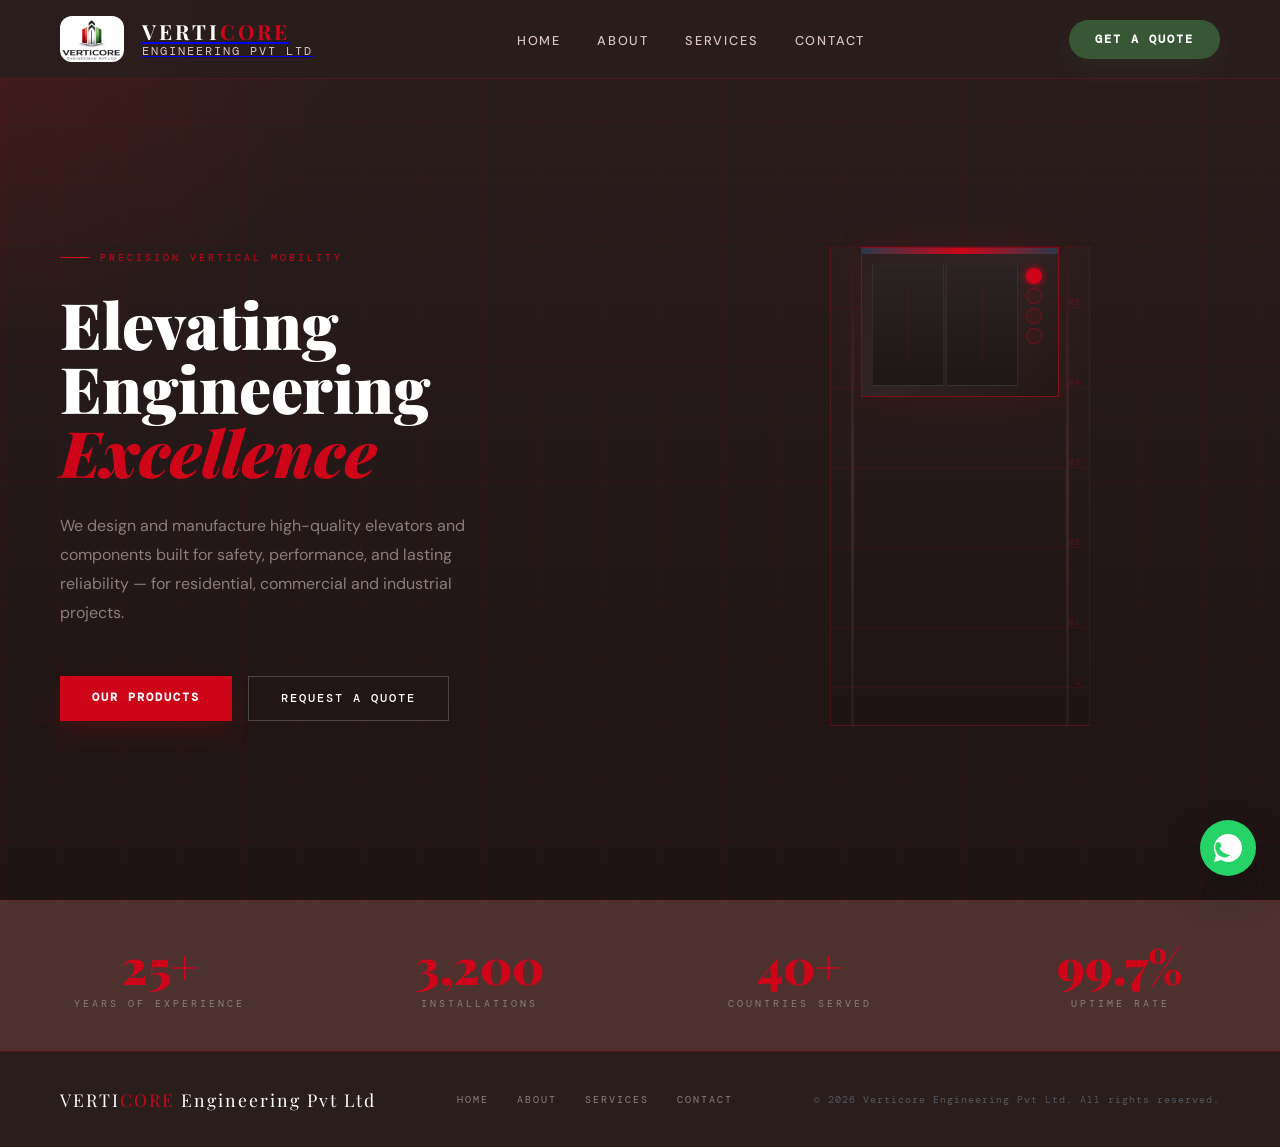
<file: index.html>
<!DOCTYPE html>
<html lang="en">
<head>
<meta charset="UTF-8"/>
<meta name="viewport" content="width=device-width,initial-scale=1.0"/>
<title>Verticore Engineering Pvt Ltd</title>
<link href="https://fonts.googleapis.com/css2?family=Playfair+Display:ital,wght@0,400;0,700;0,900;1,400&family=DM+Sans:wght@300;400;500;600&family=DM+Mono:wght@400;500&display=swap" rel="stylesheet"/>
<link rel="stylesheet" href="./styles.css"/>
</head>
<body>

<!-- NAV -->
<header>
  <nav>
    <a href="index.html" class="logo">
      <img src="./logo.jpeg" alt="Verticore Engineering logo" class="logo-img"/>
      <div class="logo-text">
        <div class="logo-main">VERTI<span>CORE</span></div>
        <div class="logo-sub">Engineering Pvt Ltd</div>
      </div>
    </a>
    <ul class="nav-links">
      <li><a href="index.html">Home</a></li>
      <li><a href="about.html">About</a></li>
      <li><a href="services.html">Services</a></li>
      <li><a href="contact.html">Contact</a></li>
    </ul>
    <a href="contact.html" class="nav-cta">Get a Quote</a>
  </nav>
</header>

<!-- HERO -->
<section class="hero" id="hero">
  <div class="hero-text">
    <div class="hero-badge">Precision Vertical Mobility</div>
    <h1>Elevating<br>Engineering<em>Excellence</em></h1>
    <p class="hero-desc">We design and manufacture high-quality elevators and components built for safety, performance, and lasting reliability — for residential, commercial and industrial projects.</p>
    <div class="hero-btns">
      <a href="services.html" class="btn-gold">Our Products</a>
      <a href="contact.html" class="btn-ghost">Request a Quote</a>
    </div>
  </div>
  <div class="hero-visual">
    <div class="shaft-wrap">
      <div class="shaft">
        <div class="shaft-rail l"></div>
        <div class="shaft-rail r"></div>
        <div class="fmark" style="top:60px"><span>05</span></div>
        <div class="fmark" style="top:140px"><span>04</span></div>
        <div class="fmark" style="top:220px"><span>03</span></div>
        <div class="fmark" style="top:300px"><span>02</span></div>
        <div class="fmark" style="top:380px"><span>01</span></div>
        <div class="fmark" style="top:440px"><span>G</span></div>
        <div class="cab">
          <div class="cab-header"></div>
          <div class="cab-body">
            <div class="door"></div>
            <div class="door"></div>
            <div class="cab-panel">
              <div class="pb on"></div>
              <div class="pb"></div>
              <div class="pb"></div>
              <div class="pb"></div>
            </div>
          </div>
        </div>
      </div>
    </div>
  </div>
</section>

<!-- STATS -->
<div class="stats">
  <div class="stat"><div class="stat-n">25+</div><div class="stat-l">Years of Experience</div></div>
  <div class="stat"><div class="stat-n">3,200</div><div class="stat-l">Installations</div></div>
  <div class="stat"><div class="stat-n">40+</div><div class="stat-l">Countries Served</div></div>
  <div class="stat"><div class="stat-n">99.7%</div><div class="stat-l">Uptime Rate</div></div>
</div>

<!-- FOOTER -->
<footer>
  <div class="foot-logo">VERTI<span>CORE</span> Engineering Pvt Ltd</div>
  <div class="foot-links">
    <a href="index.html">Home</a>
    <a href="about.html">About</a>
    <a href="services.html">Services</a>
    <a href="contact.html">Contact</a>
  </div>
  <div class="foot-copy">© 2026 Verticore Engineering Pvt Ltd. All rights reserved.</div>
</footer>

<script>
// Scroll reveal
const obs = new IntersectionObserver((entries)=>{
  entries.forEach(e=>{if(e.isIntersecting){e.target.classList.add('visible');}});
},{threshold:0.12});
document.querySelectorAll('.reveal').forEach(el=>obs.observe(el));
</script>
<a href="https://wa.me/919900498706" class="whatsapp-link" target="_blank" rel="noopener noreferrer" aria-label="Chat on WhatsApp">
  <svg viewBox="0 0 24 24" xmlns="http://www.w3.org/2000/svg" aria-hidden="true">
    <path d="M20.52 3.48A11.94 11.94 0 0 0 12 0C5.37 0 .02 5.34.02 12c0 2.11.55 4.19 1.6 6.01L0 24l6.25-1.62A11.9 11.9 0 0 0 12 24c6.63 0 12-5.37 12-12 0-3.2-1.25-6.2-3.48-8.52Zm-5.8 14.54c-.44.24-2.58 1.28-3.76 1.7-.98.34-1.8.52-2.81.41a8.93 8.93 0 0 1-3.3-1.41 9.36 9.36 0 0 1-3.24-4.3 9.12 9.12 0 0 1-.09-6.08c.24-.64 1.06-.99 1.58-1.2.45-.18.98-.24 1.49-.03.16.07.32.16.46.25.38.24.55.69.7 1.1.18.55.41 1.09.62 1.63.1.25.05.53-.18.73l-.9.91c-.22.22-.42.45-.38.75.02.27.23.5.48.8.2.24.4.5.6.75.26.33.53.64.85.92.32.28.7.53 1.18.88.36.27.75.52 1.2.75.66.32 1.34.56 2.01.82.66.25 1.38.45 2.1.67.25.07.5.16.73.23.55.18.8.68.9 1.1.1.43 0 .8-.3 1.12l-.07.06Z"/>
  </svg>
</a>
</body>
</html>
</file>
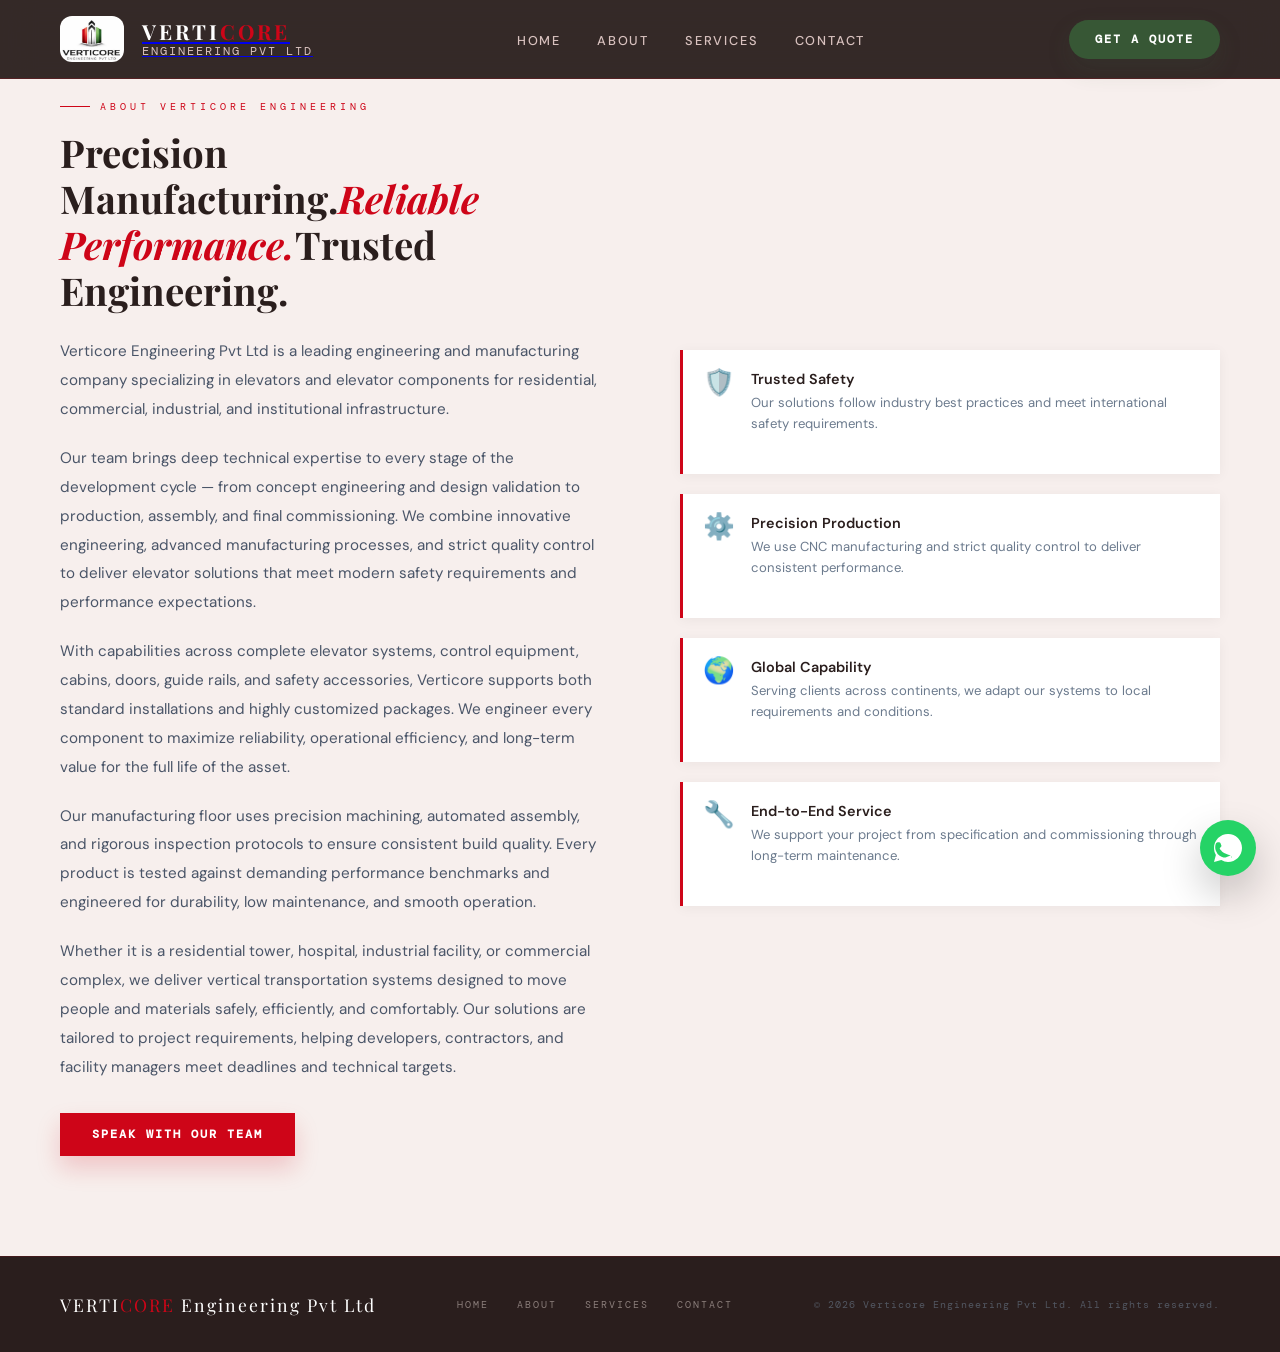
<file: about.html>
<!DOCTYPE html>
<html lang="en">
<head>
<meta charset="UTF-8"/>
<meta name="viewport" content="width=device-width,initial-scale=1.0"/>
<title>About | Verticore Engineering Pvt Ltd</title>
<link href="https://fonts.googleapis.com/css2?family=Playfair+Display:ital,wght@0,400;0,700;0,900;1,400&family=DM+Sans:wght@300;400;500;600&family=DM+Mono:wght@400;500&display=swap" rel="stylesheet"/>
<link rel="stylesheet" href="./styles.css"/>
</head>
<body>
<header>
  <nav>
    <a href="index.html" class="logo">
      <img src="./logo.jpeg" alt="Verticore Engineering logo" class="logo-img"/>
      <div class="logo-text">
        <div class="logo-main">VERTI<span>CORE</span></div>
        <div class="logo-sub">Engineering Pvt Ltd</div>
      </div>
    </a>
    <ul class="nav-links">
      <li><a href="index.html">Home</a></li>
      <li><a href="about.html">About</a></li>
      <li><a href="services.html">Services</a></li>
      <li><a href="contact.html">Contact</a></li>
    </ul>
    <a href="contact.html" class="nav-cta">Get a Quote</a>
  </nav>
</header>

<section class="about-section reveal">
  <div>
    <div class="about-tag">About Verticore Engineering</div>
    <h2>Precision Manufacturing.<em>Reliable Performance.</em>Trusted Engineering.</h2>
    <p>Verticore Engineering Pvt Ltd is a leading engineering and manufacturing company specializing in elevators and elevator components for residential, commercial, industrial, and institutional infrastructure.</p>
    <p>Our team brings deep technical expertise to every stage of the development cycle — from concept engineering and design validation to production, assembly, and final commissioning. We combine innovative engineering, advanced manufacturing processes, and strict quality control to deliver elevator solutions that meet modern safety requirements and performance expectations.</p>
    <p>With capabilities across complete elevator systems, control equipment, cabins, doors, guide rails, and safety accessories, Verticore supports both standard installations and highly customized packages. We engineer every component to maximize reliability, operational efficiency, and long-term value for the full life of the asset.</p>
    <p>Our manufacturing floor uses precision machining, automated assembly, and rigorous inspection protocols to ensure consistent build quality. Every product is tested against demanding performance benchmarks and engineered for durability, low maintenance, and smooth operation.</p>
    <p>Whether it is a residential tower, hospital, industrial facility, or commercial complex, we deliver vertical transportation systems designed to move people and materials safely, efficiently, and comfortably. Our solutions are tailored to project requirements, helping developers, contractors, and facility managers meet deadlines and technical targets.</p>
    <a href="contact.html" class="btn-gold" style="display:inline-block;margin-top:12px;">Speak with our team</a>
  </div>
  <div class="about-right">
    <div class="feat-item">
      <div class="feat-icon">🛡️</div>
      <div class="feat-text"><h4>Trusted Safety</h4><p>Our solutions follow industry best practices and meet international safety requirements.</p></div>
    </div>
    <div class="feat-item">
      <div class="feat-icon">⚙️</div>
      <div class="feat-text"><h4>Precision Production</h4><p>We use CNC manufacturing and strict quality control to deliver consistent performance.</p></div>
    </div>
    <div class="feat-item">
      <div class="feat-icon">🌍</div>
      <div class="feat-text"><h4>Global Capability</h4><p>Serving clients across continents, we adapt our systems to local requirements and conditions.</p></div>
    </div>
    <div class="feat-item">
      <div class="feat-icon">🔧</div>
      <div class="feat-text"><h4>End-to-End Service</h4><p>We support your project from specification and commissioning through long-term maintenance.</p></div>
    </div>
  </div>
</section>

<footer>
  <div class="foot-logo">VERTI<span>CORE</span> Engineering Pvt Ltd</div>
  <div class="foot-links">
    <a href="index.html">Home</a>
    <a href="about.html">About</a>
    <a href="services.html">Services</a>
    <a href="contact.html">Contact</a>
  </div>
  <div class="foot-copy">© 2026 Verticore Engineering Pvt Ltd. All rights reserved.</div>
</footer>

<script>
const obs = new IntersectionObserver((entries)=>{
  entries.forEach(e=>{if(e.isIntersecting){e.target.classList.add('visible');}});
},{threshold:0.12});
document.querySelectorAll('.reveal').forEach(el=>obs.observe(el));
</script>
<a href="https://wa.me/919900498706" class="whatsapp-link" target="_blank" rel="noopener noreferrer" aria-label="Chat on WhatsApp">
  <svg viewBox="0 0 24 24" xmlns="http://www.w3.org/2000/svg" aria-hidden="true">
    <path d="M20.52 3.48A11.94 11.94 0 0 0 12 0C5.37 0 .02 5.34.02 12c0 2.11.55 4.19 1.6 6.01L0 24l6.25-1.62A11.9 11.9 0 0 0 12 24c6.63 0 12-5.37 12-12 0-3.2-1.25-6.2-3.48-8.52Zm-5.8 14.54c-.44.24-2.58 1.28-3.76 1.7-.98.34-1.8.52-2.81.41a8.93 8.93 0 0 1-3.3-1.41 9.36 9.36 0 0 1-3.24-4.3 9.12 9.12 0 0 1-.09-6.08c.24-.64 1.06-.99 1.58-1.2.45-.18.98-.24 1.49-.03.16.07.32.16.46.25.38.24.55.69.7 1.1.18.55.41 1.09.62 1.63.1.25.05.53-.18.73l-.9.91c-.22.22-.42.45-.38.75.02.27.23.5.48.8.2.24.4.5.6.75.26.33.53.64.85.92.32.28.7.53 1.18.88.36.27.75.52 1.2.75.66.32 1.34.56 2.01.82.66.25 1.38.45 2.1.67.25.07.5.16.73.23.55.18.8.68.9 1.10c.1.43 0 .8-.3 1.12l-.07.06Z"/>
  </svg>
</a>
</body>
</html>
</file>
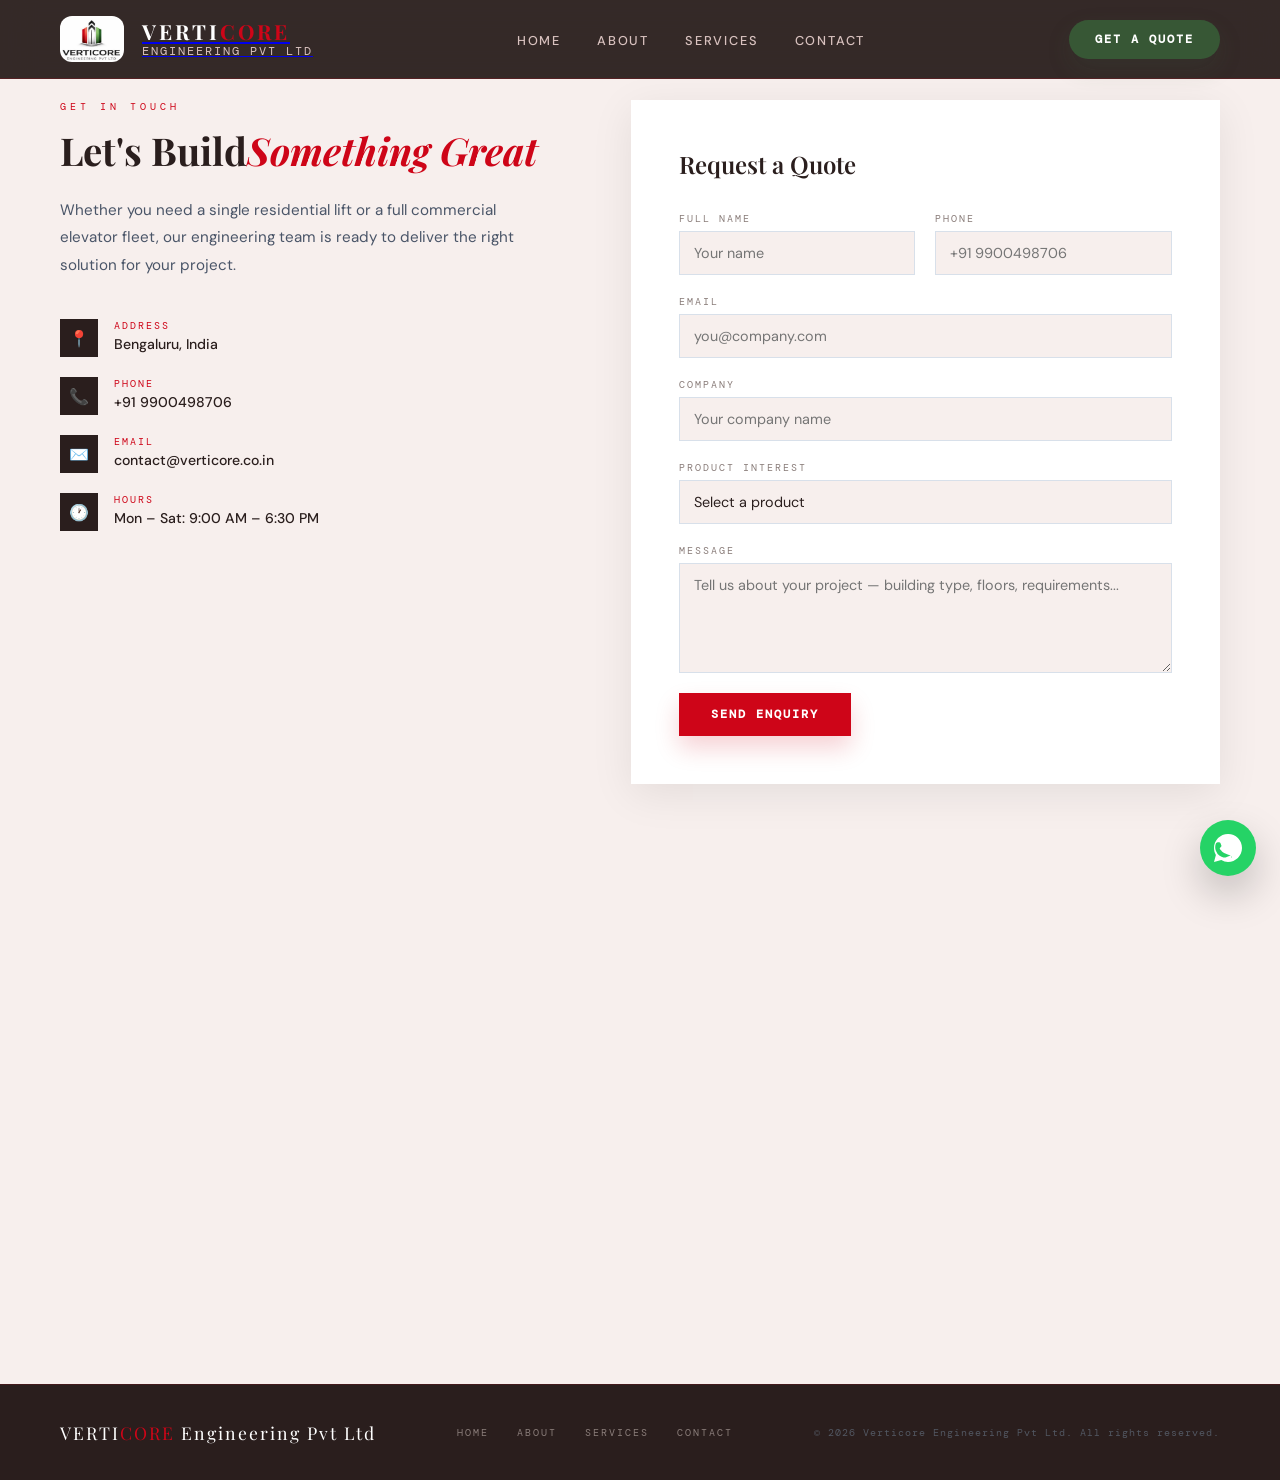
<file: contact.html>
<!DOCTYPE html>
<html lang="en">
<head>
<meta charset="UTF-8"/>
<meta name="viewport" content="width=device-width,initial-scale=1.0"/>
<title>Contact | Verticore Engineering Pvt Ltd</title>
<link href="https://fonts.googleapis.com/css2?family=Playfair+Display:ital,wght@0,400;0,700;0,900;1,400&family=DM+Sans:wght@300;400;500;600&family=DM+Mono:wght@400;500&display=swap" rel="stylesheet"/>
<link rel="stylesheet" href="./styles.css"/>
</head>
<body>
<header>
  <nav>
    <a href="index.html" class="logo">
      <img src="./logo.jpeg" alt="Verticore Engineering logo" class="logo-img"/>
      <div class="logo-text">
        <div class="logo-main">VERTI<span>CORE</span></div>
        <div class="logo-sub">Engineering Pvt Ltd</div>
      </div>
    </a>
    <ul class="nav-links">
      <li><a href="index.html">Home</a></li>
      <li><a href="about.html">About</a></li>
      <li><a href="services.html">Services</a></li>
      <li><a href="contact.html">Contact</a></li>
    </ul>
    <a href="contact.html" class="nav-cta">Get a Quote</a>
  </nav>
</header>

<section class="contact-section reveal">
  <div class="contact-left">
    <div class="sec-tag">Get in Touch</div>
    <h2>Let's Build<em>Something Great</em></h2>
    <p>Whether you need a single residential lift or a full commercial elevator fleet, our engineering team is ready to deliver the right solution for your project.</p>
    <div class="info-items">
      <div class="info-item">
        <div class="info-dot">📍</div>
        <div class="info-body"><div class="lbl">Address</div><div class="val">Bengaluru, India</div></div>
      </div>
      <div class="info-item">
        <div class="info-dot">📞</div>
        <div class="info-body"><div class="lbl">Phone</div><div class="val">+91 9900498706</div></div>
      </div>
      <div class="info-item">
        <div class="info-dot">✉️</div>
        <div class="info-body"><div class="lbl">Email</div><div class="val">contact@verticore.co.in</div></div>
      </div>
      <div class="info-item">
        <div class="info-dot">🕐</div>
        <div class="info-body"><div class="lbl">Hours</div><div class="val">Mon – Sat: 9:00 AM – 6:30 PM</div></div>
      </div>
    </div>
  </div>
  <div class="form-wrap reveal">
    <h3>Request a Quote</h3>
    <form id="contactForm">
      <div class="form-row">
        <div class="fg"><label>Full Name</label><input type="text" name="user_name" placeholder="Your name" required/></div>
        <div class="fg"><label>Phone</label><input type="tel" name="user_phone" placeholder="+91 9900498706" required/></div>
      </div>
      <div class="fg full"><label>Email</label><input type="email" name="user_email" placeholder="you@company.com" required/></div>
      <div class="fg full"><label>Company</label><input type="text" name="company_name" placeholder="Your company name" required/></div>
      <div class="fg full">
        <label>Product Interest</label>
        <select name="product_interest" required><option value="" disabled selected>Select a product</option><option>Passenger Elevators</option><option>Goods / Freight Elevators</option><option>Elevator Components</option><option>Maintenance & Support</option></select>
      </div>
      <div class="fg full"><label>Message</label><textarea name="message" placeholder="Tell us about your project — building type, floors, requirements..." required></textarea></div>
      <div class="submit-row">
        <button type="submit" class="btn-gold">Send Enquiry</button>
        <span class="success" id="succ">✓ Request Submitted! We'll be in touch shortly.</span>
      </div>
    </form>
  </div>
</section>

<div class="map-section reveal">
  <iframe src="https://www.google.com/maps/embed?pb=!1m18!1m12!1m3!1d248849.6896868937!2d77.50461000000001!3d12.9715987!2m3!1f0!2f0!3f0!3m2!1i1024!2i768!4f13.1!3m3!1m2!1s0x3bae1d41d4cf65fb%3A0xf02ff0f6198fcc33!2sBangalore!5e0!3m2!1sen!2sin!4v1700000000000" allowfullscreen="" loading="lazy" referrerpolicy="no-referrer-when-downgrade"></iframe>
</div>

<footer>
  <div class="foot-logo">VERTI<span>CORE</span> Engineering Pvt Ltd</div>
  <div class="foot-links">
    <a href="index.html">Home</a>
    <a href="about.html">About</a>
    <a href="services.html">Services</a>
    <a href="contact.html">Contact</a>
  </div>
  <div class="foot-copy">© 2026 Verticore Engineering Pvt Ltd. All rights reserved.</div>
</footer>

<script>
const obs = new IntersectionObserver((entries)=>{
  entries.forEach(e=>{if(e.isIntersecting){e.target.classList.add('visible');}});
},{threshold:0.12});
document.querySelectorAll('.reveal').forEach(el=>obs.observe(el));
</script>
<a href="https://wa.me/919900498706" class="whatsapp-link" target="_blank" rel="noopener noreferrer" aria-label="Chat on WhatsApp">
  <svg viewBox="0 0 24 24" xmlns="http://www.w3.org/2000/svg" aria-hidden="true">
    <path d="M20.52 3.48A11.94 11.94 0 0 0 12 0C5.37 0 .02 5.34.02 12c0 2.11.55 4.19 1.6 6.01L0 24l6.25-1.62A11.9 11.9 0 0 0 12 24c6.63 0 12-5.37 12-12 0-3.2-1.25-6.2-3.48-8.52Zm-5.8 14.54c-.44.24-2.58 1.28-3.76 1.7-.98.34-1.8.52-2.81.41a8.93 8.93 0 0 1-3.3-1.41 9.36 9.36 0 0 1-3.24-4.3 9.12 9.12 0 0 1-.09-6.08c.24-.64 1.06-.99 1.58-1.2.45-.18.98-.24 1.49-.03.16.07.32.16.46.25.38.24.55.69.7 1.1.18.55.41 1.09.62 1.63.1.25.05.53-.18.73l-.9.91c-.22.22-.42.45-.38.75.02.27.23.5.48.8.2.24.4.5.6.75.26.33.53.64.85.92.32.28.7.53 1.18.88.36.27.75.52 1.2.75.66.32 1.34.56 2.01.82.66.25 1.38.45 2.1.67.25.07.5.16.73.23.55.18.8.68.9 1.10c.1.43 0 .8-.3 1.12l-.07.06Z"/>
  </svg>
</a>
</body>
</html>
</file>
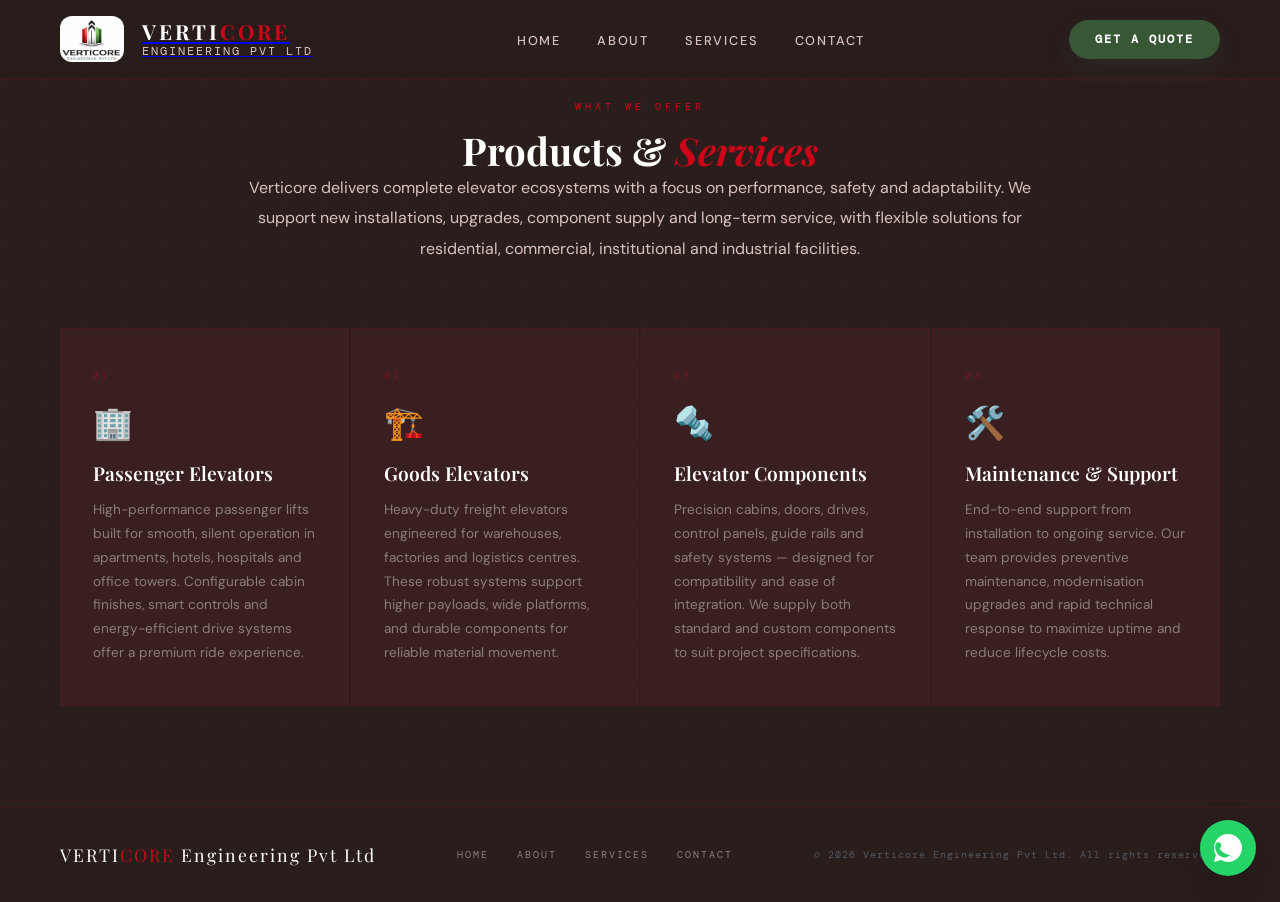
<file: services.html>
<!DOCTYPE html>
<html lang="en">
<head>
<meta charset="UTF-8"/>
<meta name="viewport" content="width=device-width,initial-scale=1.0"/>
<title>Services | Verticore Engineering Pvt Ltd</title>
<link href="https://fonts.googleapis.com/css2?family=Playfair+Display:ital,wght@0,400;0,700;0,900;1,400&family=DM+Sans:wght@300;400;500;600&family=DM+Mono:wght@400;500&display=swap" rel="stylesheet"/>
<link rel="stylesheet" href="./styles.css"/>
</head>
<body>
<header>
  <nav>
    <a href="index.html" class="logo">
      <img src="./logo.jpeg" alt="Verticore Engineering logo" class="logo-img"/>
      <div class="logo-text">
        <div class="logo-main">VERTI<span>CORE</span></div>
        <div class="logo-sub">Engineering Pvt Ltd</div>
      </div>
    </a>
    <ul class="nav-links">
      <li><a href="index.html">Home</a></li>
      <li><a href="about.html">About</a></li>
      <li><a href="services.html">Services</a></li>
      <li><a href="contact.html">Contact</a></li>
    </ul>
    <a href="contact.html" class="nav-cta">Get a Quote</a>
  </nav>
</header>

<section class="services-section">
  <div class="sec-head reveal">
    <div class="sec-tag">What We Offer</div>
    <h2>Products &amp; <em>Services</em></h2>
    <p style="max-width:800px;margin:0 auto 40px;color:var(--light);line-height:1.9;">Verticore delivers complete elevator ecosystems with a focus on performance, safety and adaptability. We support new installations, upgrades, component supply and long-term service, with flexible solutions for residential, commercial, institutional and industrial facilities.</p>
  </div>
  <div class="cards">
    <div class="card reveal">
      <div class="card-num">01</div>
      <div class="card-icon">🏢</div>
      <h3>Passenger Elevators</h3>
      <p>High-performance passenger lifts built for smooth, silent operation in apartments, hotels, hospitals and office towers. Configurable cabin finishes, smart controls and energy-efficient drive systems offer a premium ride experience.</p>
    </div>
    <div class="card reveal">
      <div class="card-num">02</div>
      <div class="card-icon">🏗️</div>
      <h3>Goods Elevators</h3>
      <p>Heavy-duty freight elevators engineered for warehouses, factories and logistics centres. These robust systems support higher payloads, wide platforms, and durable components for reliable material movement.</p>
    </div>
    <div class="card reveal">
      <div class="card-num">03</div>
      <div class="card-icon">🔩</div>
      <h3>Elevator Components</h3>
      <p>Precision cabins, doors, drives, control panels, guide rails and safety systems — designed for compatibility and ease of integration. We supply both standard and custom components to suit project specifications.</p>
    </div>
    <div class="card reveal">
      <div class="card-num">04</div>
      <div class="card-icon">🛠️</div>
      <h3>Maintenance &amp; Support</h3>
      <p>End-to-end support from installation to ongoing service. Our team provides preventive maintenance, modernisation upgrades and rapid technical response to maximize uptime and reduce lifecycle costs.</p>
    </div>
  </div>
</section>

<footer>
  <div class="foot-logo">VERTI<span>CORE</span> Engineering Pvt Ltd</div>
  <div class="foot-links">
    <a href="index.html">Home</a>
    <a href="about.html">About</a>
    <a href="services.html">Services</a>
    <a href="contact.html">Contact</a>
  </div>
  <div class="foot-copy">© 2026 Verticore Engineering Pvt Ltd. All rights reserved.</div>
</footer>

<script>
const obs = new IntersectionObserver((entries)=>{
  entries.forEach(e=>{if(e.isIntersecting){e.target.classList.add('visible');}});
},{threshold:0.12});
document.querySelectorAll('.reveal').forEach(el=>obs.observe(el));
</script>
<a href="https://wa.me/919900498706" class="whatsapp-link" target="_blank" rel="noopener noreferrer" aria-label="Chat on WhatsApp">
  <svg viewBox="0 0 24 24" xmlns="http://www.w3.org/2000/svg" aria-hidden="true">
    <path d="M20.52 3.48A11.94 11.94 0 0 0 12 0C5.37 0 .02 5.34.02 12c0 2.11.55 4.19 1.6 6.01L0 24l6.25-1.62A11.9 11.9 0 0 0 12 24c6.63 0 12-5.37 12-12 0-3.2-1.25-6.2-3.48-8.52Zm-5.8 14.54c-.44.24-2.58 1.28-3.76 1.7-.98.34-1.8.52-2.81.41a8.93 8.93 0 0 1-3.3-1.41 9.36 9.36 0 0 1-3.24-4.3 9.12 9.12 0 0 1-.09-6.08c.24-.64 1.06-.99 1.58-1.2.45-.18.98-.24 1.49-.03.16.07.32.16.46.25.38.24.55.69.7 1.1.18.55.41 1.09.62 1.63.1.25.05.53-.18.73l-.9.91c-.22.22-.42.45-.38.75.02.27.23.5.48.8.2.24.4.5.6.75.26.33.53.64.85.92.32.28.7.53 1.18.88.36.27.75.52 1.2.75.66.32 1.34.56 2.01.82.66.25 1.38.45 2.1.67.25.07.5.16.73.23.55.18.8.68.9 1.10c.1.43 0 .8-.3 1.12l-.07.06Z"/>
  </svg>
</a>
</body>
</html>
</file>
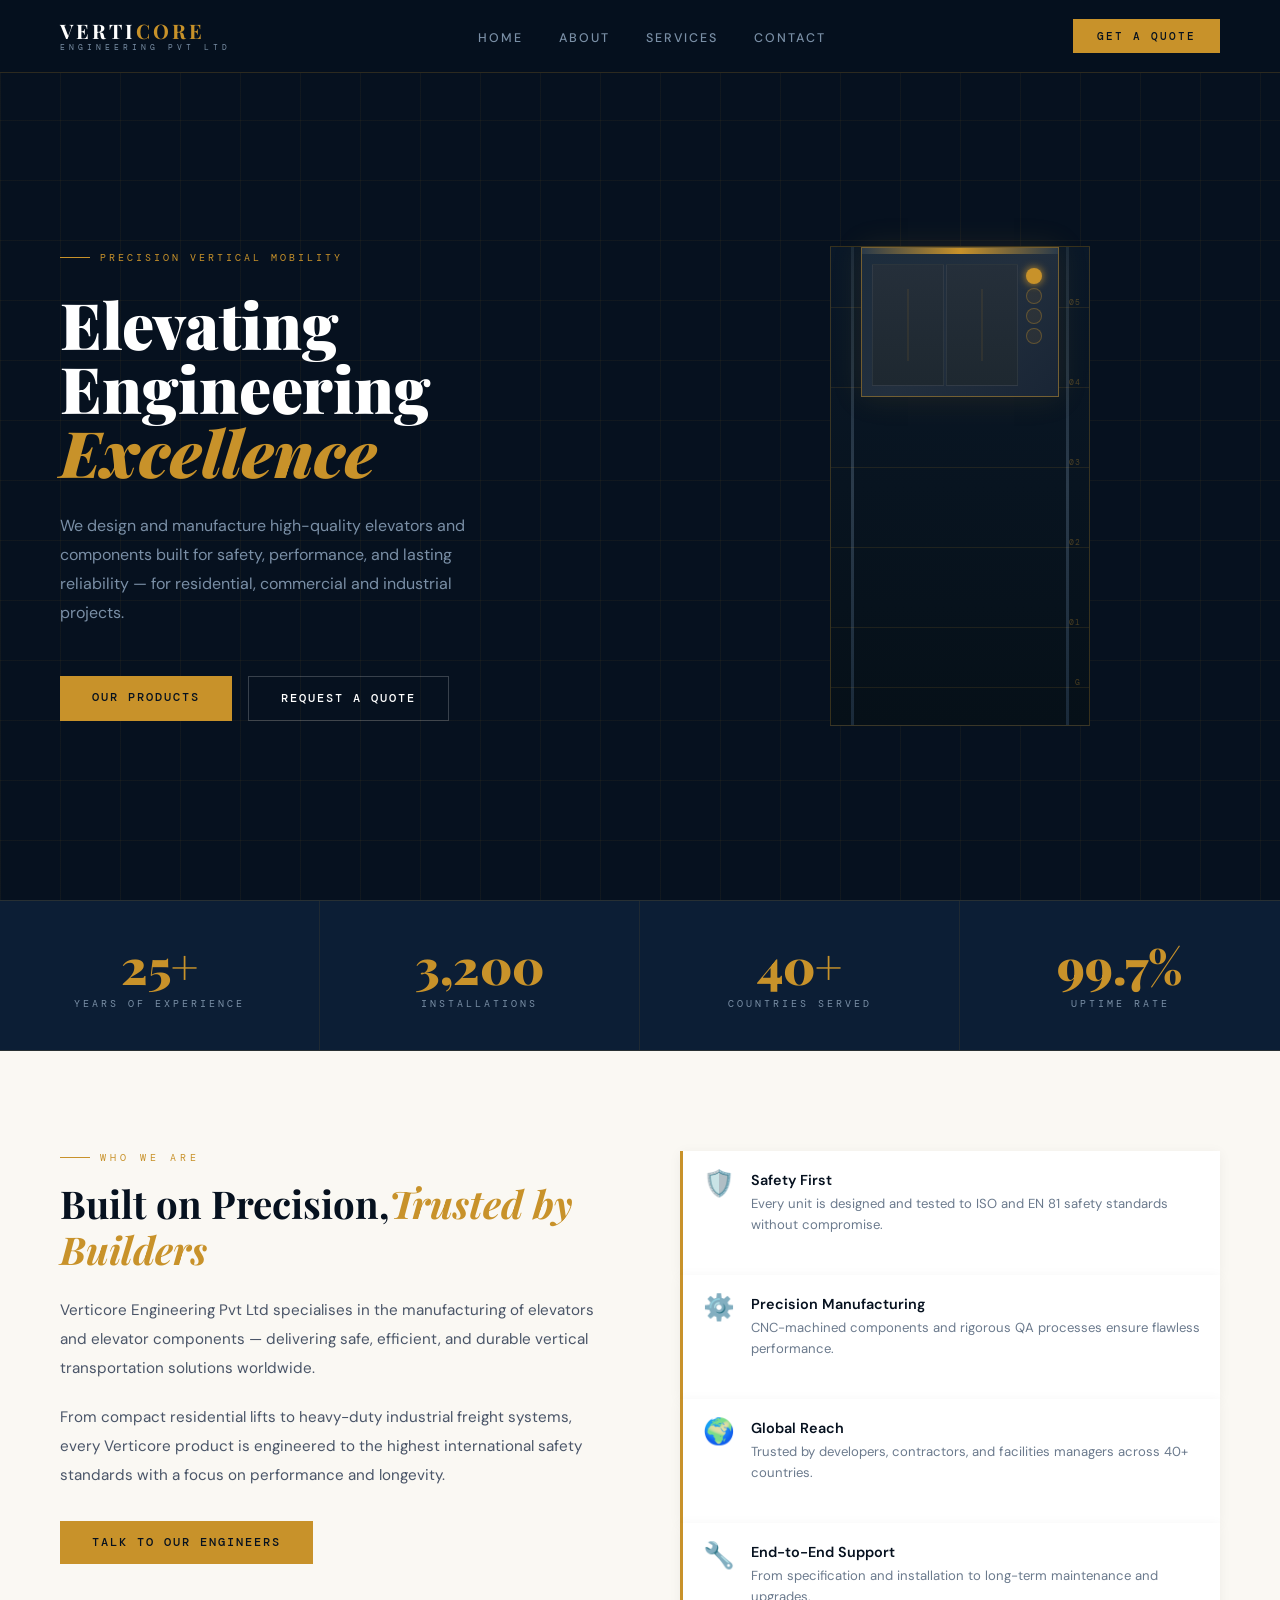
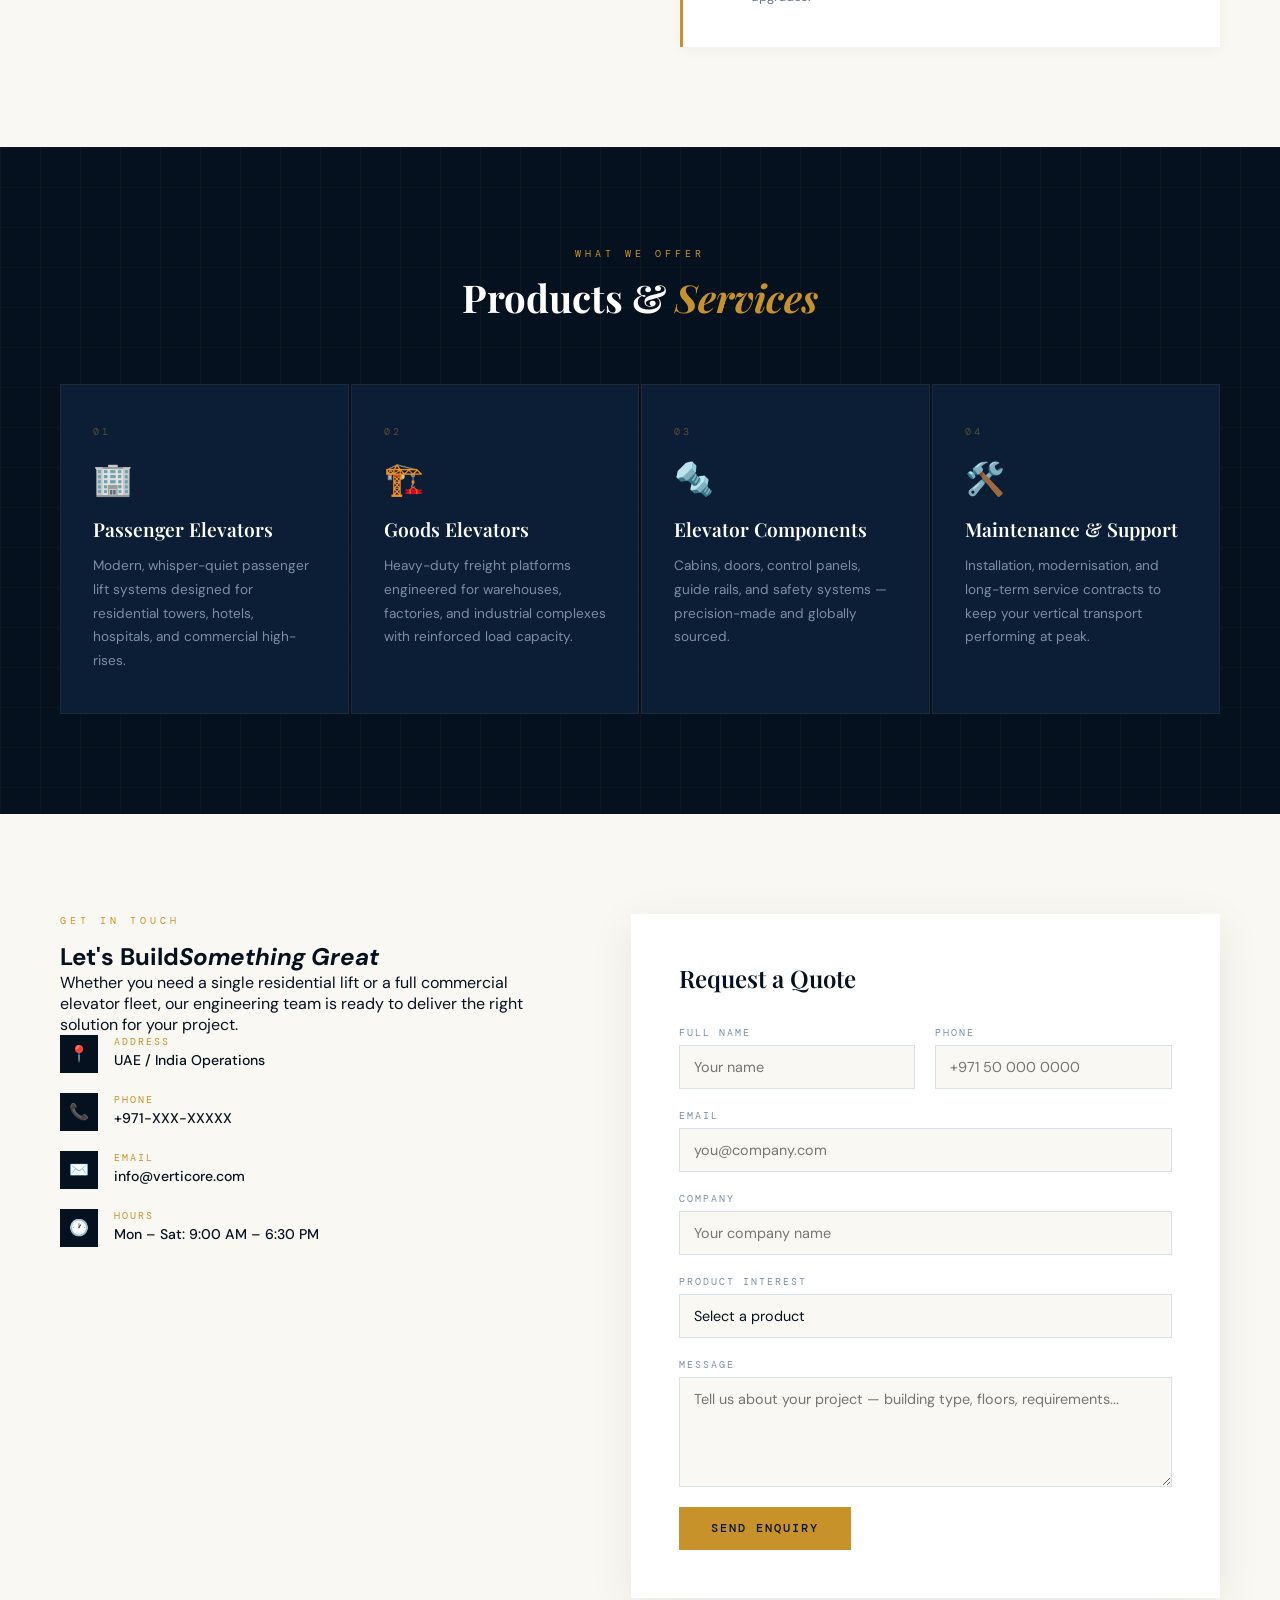
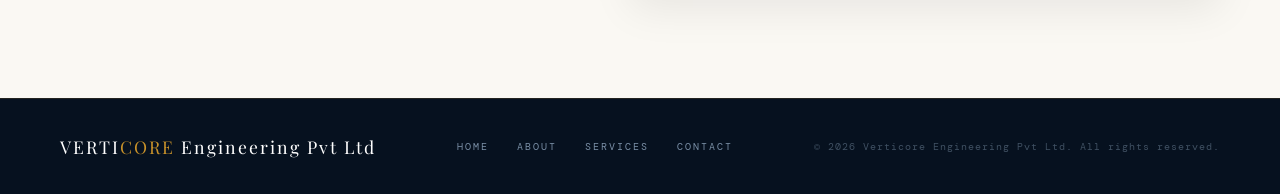
<file: verticore_redesign_premium.html>
<!DOCTYPE html>
<html lang="en">
<head>
<meta charset="UTF-8"/>
<meta name="viewport" content="width=device-width,initial-scale=1.0"/>
<title>Verticore Engineering Pvt Ltd</title>
<link href="https://fonts.googleapis.com/css2?family=Playfair+Display:ital,wght@0,400;0,700;0,900;1,400&family=DM+Sans:wght@300;400;500;600&family=DM+Mono:wght@400;500&display=swap" rel="stylesheet"/>
<style>
:root{
  --navy:#06111f;
  --navy2:#0c1e35;
  --gold:#c8922a;
  --gold2:#e8b84b;
  --cream:#f5f0e6;
  --offwhite:#faf8f3;
  --steel:#7a8fa6;
  --light:#e8edf4;
  --white:#ffffff;
}
*{margin:0;padding:0;box-sizing:border-box;}
html{scroll-behavior:smooth;}
body{font-family:'DM Sans',sans-serif;background:var(--offwhite);color:var(--navy);overflow-x:hidden;}

/* ── SCROLLBAR ── */
::-webkit-scrollbar{width:6px;}
::-webkit-scrollbar-track{background:var(--navy);}
::-webkit-scrollbar-thumb{background:var(--gold);border-radius:3px;}

/* ── NAV ── */
header{
  position:fixed;top:0;left:0;right:0;z-index:999;
  padding:0 60px;
  background:rgba(6,17,31,0.96);
  backdrop-filter:blur(16px);
  border-bottom:1px solid rgba(200,146,42,0.2);
  transition:all .3s;
}
nav{display:flex;align-items:center;justify-content:space-between;height:72px;}
.logo{display:flex;flex-direction:column;line-height:1;}
.logo-main{font-family:'Playfair Display',serif;font-size:1.25rem;font-weight:700;color:var(--white);letter-spacing:3px;text-transform:uppercase;}
.logo-main span{color:var(--gold);}
.logo-sub{font-family:'DM Mono',monospace;font-size:0.5rem;letter-spacing:4px;text-transform:uppercase;color:var(--steel);margin-top:2px;}
.nav-links{display:flex;gap:36px;list-style:none;}
.nav-links a{font-size:0.78rem;font-weight:500;letter-spacing:2px;text-transform:uppercase;color:var(--steel);text-decoration:none;transition:color .3s;position:relative;}
.nav-links a::after{content:'';position:absolute;bottom:-4px;left:0;right:0;height:1px;background:var(--gold);transform:scaleX(0);transition:transform .3s;}
.nav-links a:hover{color:var(--gold);}
.nav-links a:hover::after{transform:scaleX(1);}
.nav-cta{padding:10px 24px;background:var(--gold);color:var(--navy);font-family:'DM Mono',monospace;font-size:0.7rem;font-weight:500;letter-spacing:2px;text-transform:uppercase;text-decoration:none;border:none;cursor:pointer;transition:all .3s;}
.nav-cta:hover{background:var(--gold2);}

/* ── HERO ── */
.hero{
  min-height:100vh;
  background:var(--navy);
  display:grid;grid-template-columns:1fr 1fr;
  position:relative;overflow:hidden;
  padding-top:72px;
}
/* geometric grid bg */
.hero::before{
  content:'';position:absolute;inset:0;
  background-image:
    linear-gradient(rgba(200,146,42,0.06) 1px,transparent 1px),
    linear-gradient(90deg,rgba(200,146,42,0.06) 1px,transparent 1px);
  background-size:60px 60px;
}
.hero-text{
  position:relative;z-index:2;
  display:flex;flex-direction:column;justify-content:center;
  padding:80px 60px;
}
.hero-badge{
  display:inline-flex;align-items:center;gap:10px;
  font-family:'DM Mono',monospace;font-size:0.65rem;letter-spacing:3px;text-transform:uppercase;
  color:var(--gold);margin-bottom:28px;
}
.hero-badge::before{content:'';width:30px;height:1px;background:var(--gold);}
.hero h1{
  font-family:'Playfair Display',serif;
  font-size:clamp(3rem,5vw,5.5rem);
  font-weight:900;line-height:1.0;
  color:var(--white);margin-bottom:28px;
}
.hero h1 em{font-style:italic;color:var(--gold);display:block;}
.hero-desc{font-size:1rem;line-height:1.8;color:var(--steel);max-width:420px;margin-bottom:48px;}
.hero-btns{display:flex;gap:16px;flex-wrap:wrap;}
.btn-gold{padding:14px 32px;background:var(--gold);color:var(--navy);font-family:'DM Mono',monospace;font-size:0.72rem;font-weight:500;letter-spacing:2px;text-transform:uppercase;text-decoration:none;border:none;cursor:pointer;transition:all .3s;}
.btn-gold:hover{background:var(--gold2);transform:translateY(-2px);}
.btn-ghost{padding:14px 32px;background:transparent;color:var(--white);font-family:'DM Mono',monospace;font-size:0.72rem;font-weight:500;letter-spacing:2px;text-transform:uppercase;text-decoration:none;border:1px solid rgba(255,255,255,0.2);cursor:pointer;transition:all .3s;}
.btn-ghost:hover{border-color:var(--gold);color:var(--gold);}

/* elevator visual */
.hero-visual{
  position:relative;z-index:2;
  display:flex;align-items:center;justify-content:center;
}
.shaft-wrap{position:relative;width:260px;height:480px;}
.shaft{
  position:absolute;inset:0;
  background:linear-gradient(180deg,#0a1828 0%,#061018 100%);
  border:1px solid rgba(200,146,42,0.25);
}
.shaft-rail{position:absolute;top:0;bottom:0;width:3px;background:linear-gradient(180deg,#1a2a3a,#2a3a4a,#1a2a3a);}
.shaft-rail.l{left:20px;} .shaft-rail.r{right:20px;}
/* floor marks */
.fmark{position:absolute;left:0;right:0;height:1px;background:rgba(200,146,42,0.12);}
.fmark span{position:absolute;right:8px;top:-10px;font-family:'DM Mono',monospace;font-size:0.5rem;color:rgba(200,146,42,0.35);letter-spacing:1px;}
/* cab */
.cab{
  position:absolute;left:30px;right:30px;height:150px;
  background:linear-gradient(135deg,#1c2c3c,#222f3e,#192535);
  border:1px solid rgba(200,146,42,0.5);
  box-shadow:0 0 30px rgba(200,146,42,0.12),inset 0 1px 0 rgba(255,255,255,0.08);
  animation:lift 5s ease-in-out infinite;
  display:flex;flex-direction:column;
}
@keyframes lift{0%,100%{top:300px;}45%,55%{top:30px;}}
.cab-header{height:6px;background:linear-gradient(90deg,#2a3a4a,var(--gold),#2a3a4a);}
.cab-body{flex:1;display:flex;gap:2px;padding:10px;}
.door{flex:1;background:linear-gradient(180deg,#252f3a,#1e2830);border:1px solid rgba(255,255,255,0.06);position:relative;}
.door::after{content:'';position:absolute;left:50%;top:20%;width:1px;height:60%;transform:translateX(-50%);background:rgba(200,146,42,0.2);}
.cab-panel{width:28px;display:flex;flex-direction:column;gap:4px;align-items:center;padding-top:4px;}
.pb{width:16px;height:16px;border-radius:50%;border:1px solid rgba(200,146,42,0.35);background:rgba(200,146,42,0.08);}
.pb.on{background:var(--gold);box-shadow:0 0 8px var(--gold);}

/* ── STATS ── */
.stats{
  background:var(--navy2);
  border-top:1px solid rgba(200,146,42,0.15);
  border-bottom:1px solid rgba(200,146,42,0.15);
  display:grid;grid-template-columns:repeat(4,1fr);
}
.stat{
  padding:40px 24px;text-align:center;
  border-right:1px solid rgba(200,146,42,0.1);
  position:relative;overflow:hidden;
  transition:background .3s;
}
.stat:last-child{border-right:none;}
.stat:hover{background:rgba(200,146,42,0.05);}
.stat-n{font-family:'Playfair Display',serif;font-size:3rem;font-weight:900;color:var(--gold);line-height:1;}
.stat-l{font-family:'DM Mono',monospace;font-size:0.6rem;letter-spacing:3px;text-transform:uppercase;color:var(--steel);margin-top:8px;}

/* ── ABOUT ── */
.about-section{padding:100px 60px;background:var(--offwhite);display:grid;grid-template-columns:1fr 1fr;gap:80px;max-width:1300px;margin:auto;}
.about-tag{font-family:'DM Mono',monospace;font-size:0.65rem;letter-spacing:4px;text-transform:uppercase;color:var(--gold);margin-bottom:16px;display:flex;align-items:center;gap:10px;}
.about-tag::before{content:'';width:30px;height:1px;background:var(--gold);}
.about-section h2{font-family:'Playfair Display',serif;font-size:clamp(2rem,3vw,3rem);font-weight:700;color:var(--navy);line-height:1.2;margin-bottom:24px;}
.about-section h2 em{color:var(--gold);font-style:italic;}
.about-section p{font-size:0.95rem;line-height:1.9;color:#4a5568;margin-bottom:20px;}
.about-right{display:flex;flex-direction:column;gap:20px;justify-content:center;}
.feat-item{display:flex;align-items:flex-start;gap:16px;padding:20px;background:var(--white);border-left:3px solid var(--gold);box-shadow:0 2px 12px rgba(0,0,0,0.05);}
.feat-icon{font-size:1.6rem;line-height:1;}
.feat-text h4{font-family:'DM Sans',sans-serif;font-weight:600;font-size:0.9rem;color:var(--navy);margin-bottom:4px;}
.feat-text p{font-size:0.82rem;color:#6b7a8d;line-height:1.6;}

/* ── SERVICES ── */
.services-section{padding:100px 60px;background:var(--navy);position:relative;overflow:hidden;}
.services-section::before{content:'';position:absolute;inset:0;background-image:linear-gradient(rgba(200,146,42,0.04) 1px,transparent 1px),linear-gradient(90deg,rgba(200,146,42,0.04) 1px,transparent 1px);background-size:40px 40px;}
.sec-head{text-align:center;margin-bottom:64px;position:relative;z-index:1;}
.sec-tag{font-family:'DM Mono',monospace;font-size:0.65rem;letter-spacing:4px;text-transform:uppercase;color:var(--gold);margin-bottom:14px;}
.sec-head h2{font-family:'Playfair Display',serif;font-size:clamp(2rem,3vw,3rem);font-weight:700;color:var(--white);line-height:1.2;}
.sec-head h2 em{color:var(--gold);font-style:italic;}
.cards{display:grid;grid-template-columns:repeat(auto-fit,minmax(240px,1fr));gap:2px;max-width:1200px;margin:0 auto;position:relative;z-index:1;}
.card{
  background:#0c1e35;padding:40px 32px;
  border:1px solid rgba(200,146,42,0.1);
  position:relative;overflow:hidden;
  transition:all .3s;
  cursor:default;
}
.card::after{content:'';position:absolute;bottom:0;left:0;right:0;height:2px;background:var(--gold);transform:scaleX(0);transition:transform .4s;}
.card:hover{background:#10243e;transform:translateY(-6px);box-shadow:0 20px 40px rgba(0,0,0,0.4);}
.card:hover::after{transform:scaleX(1);}
.card-num{font-family:'DM Mono',monospace;font-size:0.6rem;letter-spacing:3px;color:rgba(200,146,42,0.4);margin-bottom:20px;}
.card-icon{font-size:2rem;margin-bottom:16px;}
.card h3{font-family:'Playfair Display',serif;font-size:1.2rem;color:var(--white);margin-bottom:12px;font-weight:600;}
.card p{font-size:0.85rem;line-height:1.75;color:var(--steel);}

/* ── CONTACT ── */
.contact-section{padding:100px 60px;background:var(--offwhite);display:grid;grid-template-columns:1fr 1.2fr;gap:80px;max-width:1300px;margin:auto;}
.contact-left .sec-tag{color:var(--gold);}
.contact-left h2{font-family:'Playfair Display',serif;font-size:clamp(2rem,3vw,3rem);font-weight:700;color:var(--navy);line-height:1.2;margin-bottom:24px;}
.contact-left h2 em{color:var(--gold);font-style:italic;}
.contact-left p{font-size:0.95rem;color:#4a5568;line-height:1.8;margin-bottom:40px;}
.info-items{display:flex;flex-direction:column;gap:20px;}
.info-item{display:flex;align-items:flex-start;gap:16px;}
.info-dot{width:38px;height:38px;min-width:38px;background:var(--navy);display:flex;align-items:center;justify-content:center;font-size:1rem;}
.info-body .lbl{font-family:'DM Mono',monospace;font-size:0.6rem;letter-spacing:2px;text-transform:uppercase;color:var(--gold);margin-bottom:3px;}
.info-body .val{font-size:0.88rem;color:var(--navy);font-weight:500;}

/* form */
.form-wrap{background:var(--white);padding:48px;box-shadow:0 10px 40px rgba(0,0,0,0.08);}
.form-wrap h3{font-family:'Playfair Display',serif;font-size:1.5rem;color:var(--navy);margin-bottom:32px;font-weight:600;}
.form-row{display:grid;grid-template-columns:1fr 1fr;gap:20px;}
.fg{display:flex;flex-direction:column;gap:6px;margin-bottom:20px;}
.fg.full{grid-column:1/-1;}
.fg label{font-family:'DM Mono',monospace;font-size:0.6rem;letter-spacing:2px;text-transform:uppercase;color:var(--steel);}
.fg input,.fg select,.fg textarea{
  padding:12px 14px;
  border:1px solid #d8e0ea;
  background:var(--offwhite);
  font-family:'DM Sans',sans-serif;font-size:0.9rem;
  color:var(--navy);outline:none;
  transition:border-color .3s;
  appearance:none;
}
.fg input:focus,.fg select:focus,.fg textarea:focus{border-color:var(--gold);}
.fg textarea{min-height:110px;resize:vertical;}
.submit-row{margin-top:8px;display:flex;align-items:center;gap:20px;}
.success{font-family:'DM Mono',monospace;font-size:0.75rem;letter-spacing:1px;color:var(--gold);display:none;}

/* ── FOOTER ── */
footer{
  background:var(--navy);
  border-top:1px solid rgba(200,146,42,0.15);
  padding:36px 60px;
  display:flex;align-items:center;justify-content:space-between;flex-wrap:wrap;gap:16px;
}
.foot-logo{font-family:'Playfair Display',serif;font-size:1.1rem;color:var(--white);letter-spacing:2px;}
.foot-logo span{color:var(--gold);}
.foot-links{display:flex;gap:28px;}
.foot-links a{font-family:'DM Mono',monospace;font-size:0.65rem;letter-spacing:2px;text-transform:uppercase;color:var(--steel);text-decoration:none;transition:color .3s;}
.foot-links a:hover{color:var(--gold);}
.foot-copy{font-family:'DM Mono',monospace;font-size:0.62rem;letter-spacing:1px;color:rgba(122,143,166,0.5);}

/* ── ANIMATIONS ── */
.reveal{opacity:0;transform:translateY(32px);transition:opacity .7s ease,transform .7s ease;}
.reveal.visible{opacity:1;transform:translateY(0);}
</style>
</head>
<body>

<!-- NAV -->
<header>
  <nav>
    <div class="logo">
      <div class="logo-main">VERTI<span>CORE</span></div>
      <div class="logo-sub">Engineering Pvt Ltd</div>
    </div>
    <ul class="nav-links">
      <li><a href="#hero">Home</a></li>
      <li><a href="#about">About</a></li>
      <li><a href="#services">Services</a></li>
      <li><a href="#contact">Contact</a></li>
    </ul>
    <a href="#contact" class="nav-cta">Get a Quote</a>
  </nav>
</header>

<!-- HERO -->
<section class="hero" id="hero">
  <div class="hero-text">
    <div class="hero-badge">Precision Vertical Mobility</div>
    <h1>Elevating<br>Engineering<em>Excellence</em></h1>
    <p class="hero-desc">We design and manufacture high-quality elevators and components built for safety, performance, and lasting reliability — for residential, commercial and industrial projects.</p>
    <div class="hero-btns">
      <a href="#services" class="btn-gold">Our Products</a>
      <a href="#contact" class="btn-ghost">Request a Quote</a>
    </div>
  </div>
  <div class="hero-visual">
    <div class="shaft-wrap">
      <div class="shaft">
        <div class="shaft-rail l"></div>
        <div class="shaft-rail r"></div>
        <div class="fmark" style="top:60px"><span>05</span></div>
        <div class="fmark" style="top:140px"><span>04</span></div>
        <div class="fmark" style="top:220px"><span>03</span></div>
        <div class="fmark" style="top:300px"><span>02</span></div>
        <div class="fmark" style="top:380px"><span>01</span></div>
        <div class="fmark" style="top:440px"><span>G</span></div>
        <div class="cab">
          <div class="cab-header"></div>
          <div class="cab-body">
            <div class="door"></div>
            <div class="door"></div>
            <div class="cab-panel">
              <div class="pb on"></div>
              <div class="pb"></div>
              <div class="pb"></div>
              <div class="pb"></div>
            </div>
          </div>
        </div>
      </div>
    </div>
  </div>
</section>

<!-- STATS -->
<div class="stats">
  <div class="stat"><div class="stat-n">25+</div><div class="stat-l">Years of Experience</div></div>
  <div class="stat"><div class="stat-n">3,200</div><div class="stat-l">Installations</div></div>
  <div class="stat"><div class="stat-n">40+</div><div class="stat-l">Countries Served</div></div>
  <div class="stat"><div class="stat-n">99.7%</div><div class="stat-l">Uptime Rate</div></div>
</div>

<!-- ABOUT -->
<div id="about">
  <div class="about-section">
    <div class="reveal">
      <div class="about-tag">Who We Are</div>
      <h2>Built on Precision,<em>Trusted by Builders</em></h2>
      <p>Verticore Engineering Pvt Ltd specialises in the manufacturing of elevators and elevator components — delivering safe, efficient, and durable vertical transportation solutions worldwide.</p>
      <p>From compact residential lifts to heavy-duty industrial freight systems, every Verticore product is engineered to the highest international safety standards with a focus on performance and longevity.</p>
      <a href="#contact" class="btn-gold" style="display:inline-block;margin-top:12px;">Talk to Our Engineers</a>
    </div>
    <div class="reveal">
      <div class="feat-item">
        <div class="feat-icon">🛡️</div>
        <div class="feat-text"><h4>Safety First</h4><p>Every unit is designed and tested to ISO and EN 81 safety standards without compromise.</p></div>
      </div>
      <div class="feat-item">
        <div class="feat-icon">⚙️</div>
        <div class="feat-text"><h4>Precision Manufacturing</h4><p>CNC-machined components and rigorous QA processes ensure flawless performance.</p></div>
      </div>
      <div class="feat-item">
        <div class="feat-icon">🌍</div>
        <div class="feat-text"><h4>Global Reach</h4><p>Trusted by developers, contractors, and facilities managers across 40+ countries.</p></div>
      </div>
      <div class="feat-item">
        <div class="feat-icon">🔧</div>
        <div class="feat-text"><h4>End-to-End Support</h4><p>From specification and installation to long-term maintenance and upgrades.</p></div>
      </div>
    </div>
  </div>
</div>

<!-- SERVICES -->
<section class="services-section" id="services">
  <div class="sec-head reveal">
    <div class="sec-tag">What We Offer</div>
    <h2>Products &amp; <em>Services</em></h2>
  </div>
  <div class="cards">
    <div class="card reveal">
      <div class="card-num">01</div>
      <div class="card-icon">🏢</div>
      <h3>Passenger Elevators</h3>
      <p>Modern, whisper-quiet passenger lift systems designed for residential towers, hotels, hospitals, and commercial high-rises.</p>
    </div>
    <div class="card reveal">
      <div class="card-num">02</div>
      <div class="card-icon">🏗️</div>
      <h3>Goods Elevators</h3>
      <p>Heavy-duty freight platforms engineered for warehouses, factories, and industrial complexes with reinforced load capacity.</p>
    </div>
    <div class="card reveal">
      <div class="card-num">03</div>
      <div class="card-icon">🔩</div>
      <h3>Elevator Components</h3>
      <p>Cabins, doors, control panels, guide rails, and safety systems — precision-made and globally sourced.</p>
    </div>
    <div class="card reveal">
      <div class="card-num">04</div>
      <div class="card-icon">🛠️</div>
      <h3>Maintenance &amp; Support</h3>
      <p>Installation, modernisation, and long-term service contracts to keep your vertical transport performing at peak.</p>
    </div>
  </div>
</section>

<!-- CONTACT -->
<div id="contact">
  <div class="contact-section">
    <div class="reveal">
      <div class="sec-tag">Get in Touch</div>
      <h2>Let's Build<em>Something Great</em></h2>
      <p>Whether you need a single residential lift or a full commercial elevator fleet, our engineering team is ready to deliver the right solution for your project.</p>
      <div class="info-items">
        <div class="info-item">
          <div class="info-dot">📍</div>
          <div class="info-body"><div class="lbl">Address</div><div class="val">UAE / India Operations</div></div>
        </div>
        <div class="info-item">
          <div class="info-dot">📞</div>
          <div class="info-body"><div class="lbl">Phone</div><div class="val">+971-XXX-XXXXX</div></div>
        </div>
        <div class="info-item">
          <div class="info-dot">✉️</div>
          <div class="info-body"><div class="lbl">Email</div><div class="val">info@verticore.com</div></div>
        </div>
        <div class="info-item">
          <div class="info-dot">🕐</div>
          <div class="info-body"><div class="lbl">Hours</div><div class="val">Mon – Sat: 9:00 AM – 6:30 PM</div></div>
        </div>
      </div>
    </div>
    <div class="form-wrap reveal">
      <h3>Request a Quote</h3>
      <div class="form-row">
        <div class="fg"><label>Full Name</label><input type="text" placeholder="Your name"/></div>
        <div class="fg"><label>Phone</label><input type="tel" placeholder="+971 50 000 0000"/></div>
      </div>
      <div class="fg full"><label>Email</label><input type="email" placeholder="you@company.com"/></div>
      <div class="fg full"><label>Company</label><input type="text" placeholder="Your company name"/></div>
      <div class="fg full">
        <label>Product Interest</label>
        <select><option value="" disabled selected>Select a product</option><option>Passenger Elevators</option><option>Goods / Freight Elevators</option><option>Elevator Components</option><option>Maintenance & Support</option></select>
      </div>
      <div class="fg full"><label>Message</label><textarea placeholder="Tell us about your project — building type, floors, requirements..."></textarea></div>
      <div class="submit-row">
        <button class="btn-gold" onclick="handleSub()">Send Enquiry</button>
        <span class="success" id="succ">✓ Sent! We'll be in touch shortly.</span>
      </div>
    </div>
  </div>
</div>

<!-- FOOTER -->
<footer>
  <div class="foot-logo">VERTI<span>CORE</span> Engineering Pvt Ltd</div>
  <div class="foot-links">
    <a href="#hero">Home</a>
    <a href="#about">About</a>
    <a href="#services">Services</a>
    <a href="#contact">Contact</a>
  </div>
  <div class="foot-copy">© 2026 Verticore Engineering Pvt Ltd. All rights reserved.</div>
</footer>

<script>
// Scroll reveal
const obs = new IntersectionObserver((entries)=>{
  entries.forEach(e=>{if(e.isIntersecting){e.target.classList.add('visible');}});
},{threshold:0.12});
document.querySelectorAll('.reveal').forEach(el=>obs.observe(el));

// Form submit
function handleSub(){
  document.getElementById('succ').style.display='inline';
  setTimeout(()=>document.getElementById('succ').style.display='none',4000);
}
</script>
</body>
</html>
</file>
<file: styles.css>
:root{
  --navy:#2a1e1d;
  --navy2:#4c312f;
  --gold:#ce0518;
  --gold2:#375735;
  --cream:#f5dfdc;
  --offwhite:#f7efed;
  --steel:#8a7d7a;
  --light:#d9c2bf;
  --white:#ffffff;
}
*{margin:0;padding:0;box-sizing:border-box;}
html{scroll-behavior:smooth;}
body{font-family:'DM Sans',sans-serif;background:var(--offwhite);color:var(--navy);overflow-x:hidden;}

/* ── SCROLLBAR ── */
::-webkit-scrollbar{width:6px;}
::-webkit-scrollbar-track{background:var(--navy);}
::-webkit-scrollbar-thumb{background:var(--gold);border-radius:3px;}

/* ── NAV ── */
header{
  position:fixed;top:0;left:0;right:0;z-index:999;
  padding:0 60px;
  background:rgba(42,30,29,0.95);
  backdrop-filter:blur(16px);
  border-bottom:1px solid rgba(206,5,24,0.22);
  transition:all .3s;
}
nav{display:flex;align-items:center;justify-content:space-between;height:78px;}
.logo{display:flex;align-items:center;gap:18px;}
.logo-img{width:64px;height:auto;object-fit:contain;border-radius:12px;}
.logo-text{display:flex;flex-direction:column;line-height:1;}
.logo-main{font-family:'Playfair Display',serif;font-size:1.3rem;font-weight:700;color:var(--white);letter-spacing:3px;text-transform:uppercase;}
.logo-main span{color:var(--gold);}
.logo-sub{font-family:'DM Mono',monospace;font-size:0.75rem;letter-spacing:2px;text-transform:uppercase;color:var(--light);margin-top:3px;}
.nav-links{display:flex;gap:36px;list-style:none;}
.nav-links a{font-size:0.8rem;font-weight:500;letter-spacing:1.8px;text-transform:uppercase;color:var(--light);text-decoration:none;transition:color .3s;position:relative;}
.nav-links a::after{content:'';position:absolute;bottom:-4px;left:0;right:0;height:1px;background:var(--gold);transform:scaleX(0);transition:transform .3s;}
.nav-links a:hover{color:var(--gold2);}
.nav-links a:hover::after{transform:scaleX(1);}
.nav-cta{padding:12px 26px;background:var(--gold2);color:var(--white);font-family:'DM Mono',monospace;font-size:0.72rem;font-weight:600;letter-spacing:2px;text-transform:uppercase;text-decoration:none;border:none;border-radius:999px;cursor:pointer;transition:all .3s;box-shadow:0 10px 24px rgba(55,87,53,0.16);}
.nav-cta:hover{background:#2f5133;transform:translateY(-1px);}

/* ── HERO ── */
.hero{
  min-height:100vh;
  background:radial-gradient(circle at top left, rgba(206,5,24,0.18), transparent 22%),
    linear-gradient(180deg, #2a1e1d 0%, #1d1413 100%);
  display:grid;grid-template-columns:1fr 1fr;
  position:relative;overflow:hidden;
  padding-top:72px;
}
/* geometric grid bg */
.hero::before{
  content:'';position:absolute;inset:0;
  background-image:
    linear-gradient(rgba(206,5,24,0.06) 1px,transparent 1px),
    linear-gradient(90deg,rgba(206,5,24,0.06) 1px,transparent 1px);
  background-size:60px 60px;
}
.hero-text{
  position:relative;z-index:2;
  display:flex;flex-direction:column;justify-content:center;
  padding:80px 60px;
}
.hero-badge{
  display:inline-flex;align-items:center;gap:10px;
  font-family:'DM Mono',monospace;font-size:0.65rem;letter-spacing:3px;text-transform:uppercase;
  color:var(--gold);margin-bottom:28px;
}
.hero-badge::before{content:'';width:30px;height:1px;background:var(--gold);}
.hero h1{
  font-family:'Playfair Display',serif;
  font-size:clamp(3rem,5vw,5.5rem);
  font-weight:900;line-height:1.0;
  color:var(--white);margin-bottom:28px;
}
.hero h1 em{font-style:italic;color:var(--gold);display:block;}
.hero-desc{font-size:1rem;line-height:1.8;color:var(--steel);max-width:420px;margin-bottom:48px;}
.hero-btns{display:flex;gap:16px;flex-wrap:wrap;}
.btn-gold{padding:14px 32px;background:var(--gold);color:var(--white);font-family:'DM Mono',monospace;font-size:0.72rem;font-weight:600;letter-spacing:2px;text-transform:uppercase;text-decoration:none;border:none;cursor:pointer;transition:all .3s;box-shadow:0 12px 24px rgba(206,5,24,0.18);}
.btn-gold:hover{background:var(--gold2);transform:translateY(-2px);}
.btn-ghost{padding:14px 32px;background:transparent;color:var(--white);font-family:'DM Mono',sans-serif;font-size:0.72rem;font-weight:500;letter-spacing:2px;text-transform:uppercase;text-decoration:none;border:1px solid rgba(255,255,255,0.2);cursor:pointer;transition:all .3s;}
.btn-ghost:hover{border-color:var(--gold);color:var(--gold);}

/* elevator visual */
.hero-visual{
  position:relative;z-index:2;
  display:flex;align-items:center;justify-content:center;
}
.shaft-wrap{position:relative;width:260px;height:480px;}
.shaft{
  position:absolute;inset:0;
  background:linear-gradient(180deg,#2a1e1d 0%,#1d1413 100%);
  border:1px solid rgba(206,5,24,0.25);
}
.shaft-rail{position:absolute;top:0;bottom:0;width:3px;background:linear-gradient(180deg,#2a1d1d,#3c2726,#2a1d1d);}
.shaft-rail.l{left:20px;} .shaft-rail.r{right:20px;}
/* floor marks */
.fmark{position:absolute;left:0;right:0;height:1px;background:rgba(206,5,24,0.12);}
.fmark span{position:absolute;right:8px;top:-10px;font-family:'DM Mono',monospace;font-size:0.5rem;color:rgba(206,5,24,0.35);letter-spacing:1px;}
/* cab */
.cab{
  position:absolute;left:30px;right:30px;height:150px;
  background:linear-gradient(135deg,#2d1f1f,#2f2323,#231716);
  border:1px solid rgba(206,5,24,0.5);
  box-shadow:0 0 30px rgba(206,5,24,0.12),inset 0 1px 0 rgba(255,255,255,0.08);
  animation:lift 5s ease-in-out infinite;
  display:flex;flex-direction:column;
}
@keyframes lift{0%,100%{top:300px;}45%,55%{top:30px;}}
.cab-header{height:6px;background:linear-gradient(90deg,#2a3a4a,var(--gold),#2a3a4a);}
.cab-body{flex:1;display:flex;gap:2px;padding:10px;}
.door{flex:1;background:linear-gradient(180deg,#2b2323,#1e1717);border:1px solid rgba(255,255,255,0.06);position:relative;}
.door::after{content:'';position:absolute;left:50%;top:20%;width:1px;height:60%;transform:translateX(-50%);background:rgba(206,5,24,0.2);}
.cab-panel{width:28px;display:flex;flex-direction:column;gap:4px;align-items:center;padding-top:4px;}
.pb{width:16px;height:16px;border-radius:50%;border:1px solid rgba(206,5,24,0.35);background:rgba(206,5,24,0.08);}
.pb.on{background:var(--gold);box-shadow:0 0 8px var(--gold);}

/* ── STATS ── */
.stats{
  background:var(--navy2);
  border-top:1px solid rgba(206,5,24,0.15);
  border-bottom:1px solid rgba(206,5,24,0.15);
  display:grid;grid-template-columns:repeat(4,1fr);
}
.stat{
  padding:40px 24px;text-align:center;
  border-right:1px solid rgba(206,5,24,0.1);
  position:relative;overflow:hidden;
  transition:background .3s;
}
.stat:last-child{border-right:none;}
.stat:hover{background:rgba(206,5,24,0.05);}
.stat-n{font-family:'Playfair Display',serif;font-size:3rem;font-weight:900;color:var(--gold);line-height:1;}
.stat-l{font-family:'DM Mono',monospace;font-size:0.6rem;letter-spacing:3px;text-transform:uppercase;color:var(--steel);margin-top:8px;}

/* ── ABOUT ── */
.about-section{padding:100px 60px;background:var(--offwhite);display:grid;grid-template-columns:1fr 1fr;gap:80px;max-width:1300px;margin:auto;}
.about-tag{font-family:'DM Mono',monospace;font-size:0.65rem;letter-spacing:4px;text-transform:uppercase;color:var(--gold);margin-bottom:16px;display:flex;align-items:center;gap:10px;}
.about-tag::before{content:'';width:30px;height:1px;background:var(--gold);}
.about-section h2{font-family:'Playfair Display',serif;font-size:clamp(2rem,3vw,3rem);font-weight:700;color:var(--navy);line-height:1.2;margin-bottom:24px;}
.about-section h2 em{color:var(--gold);font-style:italic;}
.about-section p{font-size:0.95rem;line-height:1.9;color:#4a5568;margin-bottom:20px;}
.about-right{display:flex;flex-direction:column;gap:20px;justify-content:center;}
.feat-item{display:flex;align-items:flex-start;gap:16px;padding:20px;background:var(--white);border-left:3px solid var(--gold);box-shadow:0 2px 12px rgba(0,0,0,0.05);}
.feat-icon{font-size:1.6rem;line-height:1;}
.feat-text h4{font-family:'DM Sans',sans-serif;font-weight:600;font-size:0.9rem;color:var(--navy);margin-bottom:4px;}
.feat-text p{font-size:0.82rem;color:#6b7a8d;line-height:1.6;}

/* ── SERVICES ── */
.services-section{padding:100px 60px;background:var(--navy);position:relative;overflow:hidden;}
.services-section::before{content:'';position:absolute;inset:0;background-image:linear-gradient(rgba(206,5,24,0.04) 1px,transparent 1px),linear-gradient(90deg,rgba(206,5,24,0.04) 1px,transparent 1px);background-size:40px 40px;}
.sec-head{text-align:center;margin-bottom:64px;position:relative;z-index:1;}
.sec-tag{font-family:'DM Mono',monospace;font-size:0.65rem;letter-spacing:4px;text-transform:uppercase;color:var(--gold);margin-bottom:14px;}
.sec-head h2{font-family:'Playfair Display',serif;font-size:clamp(2rem,3vw,3rem);font-weight:700;color:var(--white);line-height:1.2;}
.sec-head h2 em{color:var(--gold);font-style:italic;}
.cards{display:grid;grid-template-columns:repeat(auto-fit,minmax(240px,1fr));gap:2px;max-width:1200px;margin:0 auto;position:relative;z-index:1;}
.card{
  background:#391f1f;padding:40px 32px;
  border:1px solid rgba(206,5,24,0.1);
  position:relative;overflow:hidden;
  transition:all .3s;
  cursor:default;
}
.card::after{content:'';position:absolute;bottom:0;left:0;right:0;height:2px;background:var(--gold);transform:scaleX(0);transition:transform .4s;}
.card:hover{background:#4b2d2d;transform:translateY(-6px);box-shadow:0 20px 40px rgba(0,0,0,0.4);}
.card:hover::after{transform:scaleX(1);}
.card-num{font-family:'DM Mono',monospace;font-size:0.6rem;letter-spacing:3px;color:rgba(206,5,24,0.4);margin-bottom:20px;}
.card-icon{font-size:2rem;margin-bottom:16px;}
.card h3{font-family:'Playfair Display',serif;font-size:1.2rem;color:var(--white);margin-bottom:12px;font-weight:600;}
.card p{font-size:0.85rem;line-height:1.75;color:var(--steel);}

/* ── CONTACT ── */
.contact-section{padding:100px 60px;background:var(--offwhite);display:grid;grid-template-columns:1fr 1.2fr;gap:80px;max-width:1300px;margin:auto;}
.contact-left .sec-tag{color:var(--gold);}
.contact-left h2{font-family:'Playfair Display',serif;font-size:clamp(2rem,3vw,3rem);font-weight:700;color:var(--navy);line-height:1.2;margin-bottom:24px;}
.contact-left h2 em{color:var(--gold);font-style:italic;}
.contact-left p{font-size:0.95rem;color:#4a5568;line-height:1.8;margin-bottom:40px;}
.info-items{display:flex;flex-direction:column;gap:20px;}
.info-item{display:flex;align-items:flex-start;gap:16px;}
.info-dot{width:38px;height:38px;min-width:38px;background:var(--navy);display:flex;align-items:center;justify-content:center;font-size:1rem;}
.info-body .lbl{font-family:'DM Mono',monospace;font-size:0.6rem;letter-spacing:2px;text-transform:uppercase;color:var(--gold);margin-bottom:3px;}
.info-body .val{font-size:0.88rem;color:var(--navy);font-weight:500;}

/* form */
.form-wrap{background:var(--white);padding:48px;box-shadow:0 10px 40px rgba(0,0,0,0.08);}
.form-wrap h3{font-family:'Playfair Display',serif;font-size:1.5rem;color:var(--navy);margin-bottom:32px;font-weight:600;}
.form-row{display:grid;grid-template-columns:1fr 1fr;gap:20px;}
.fg{display:flex;flex-direction:column;gap:6px;margin-bottom:20px;}
.fg.full{grid-column:1/-1;}
.fg label{font-family:'DM Mono',monospace;font-size:0.6rem;letter-spacing:2px;text-transform:uppercase;color:var(--steel);}
.fg input,.fg select,.fg textarea{
  padding:12px 14px;
  border:1px solid #d8e0ea;
  background:var(--offwhite);
  font-family:'DM Sans',sans-serif;font-size:0.9rem;
  color:var(--navy);outline:none;
  transition:border-color .3s;
  appearance:none;
}
.fg input:focus,.fg select:focus,.fg textarea:focus{border-color:var(--gold);}
.fg textarea{min-height:110px;resize:vertical;}
.submit-row{margin-top:8px;display:flex;align-items:center;gap:20px;}
.success{font-family:'DM Mono',monospace;font-size:0.75rem;letter-spacing:1px;color:var(--gold);display:none;}

/* ── MAP ── */
.map-section{
  width:100%;height:500px;background:var(--offwhite);
  display:flex;align-items:center;justify-content:center;
  overflow:hidden;
}
.map-section iframe{
  width:100%;height:100%;border:none;
}

/* ── FOOTER ── */
footer{
  background:var(--navy);
  border-top:1px solid rgba(206,5,24,0.15);
  padding:36px 60px;
  display:flex;align-items:center;justify-content:space-between;flex-wrap:wrap;gap:16px;
}
.foot-logo{font-family:'Playfair Display',serif;font-size:1.1rem;color:var(--white);letter-spacing:2px;}
.foot-logo span{color:var(--gold);}
.foot-links{display:flex;gap:28px;}
.foot-links a{font-family:'DM Mono',monospace;font-size:0.65rem;letter-spacing:2px;text-transform:uppercase;color:var(--steel);text-decoration:none;transition:color .3s;}
.foot-links a:hover{color:var(--gold);}
.foot-copy{font-family:'DM Mono',monospace;font-size:0.62rem;letter-spacing:1px;color:rgba(122,143,166,0.5);}

/* ── ANIMATIONS ── */
.reveal{opacity:0;transform:translateY(32px);transition:opacity .7s ease,transform .7s ease;}
.reveal.visible{opacity:1;transform:translateY(0);}

/* WhatsApp floating button */
.whatsapp-link{position:fixed;bottom:24px;right:24px;z-index:1001;width:56px;height:56px;background:#25D366;border-radius:50%;display:flex;align-items:center;justify-content:center;text-decoration:none;box-shadow:0 18px 40px rgba(0,0,0,0.22);transition:transform .25s ease,box-shadow .25s ease;}
.whatsapp-link:hover{transform:translateY(-2px);box-shadow:0 22px 46px rgba(0,0,0,0.24);}
.whatsapp-link svg{width:28px;height:28px;fill:#ffffff;}
</file>
